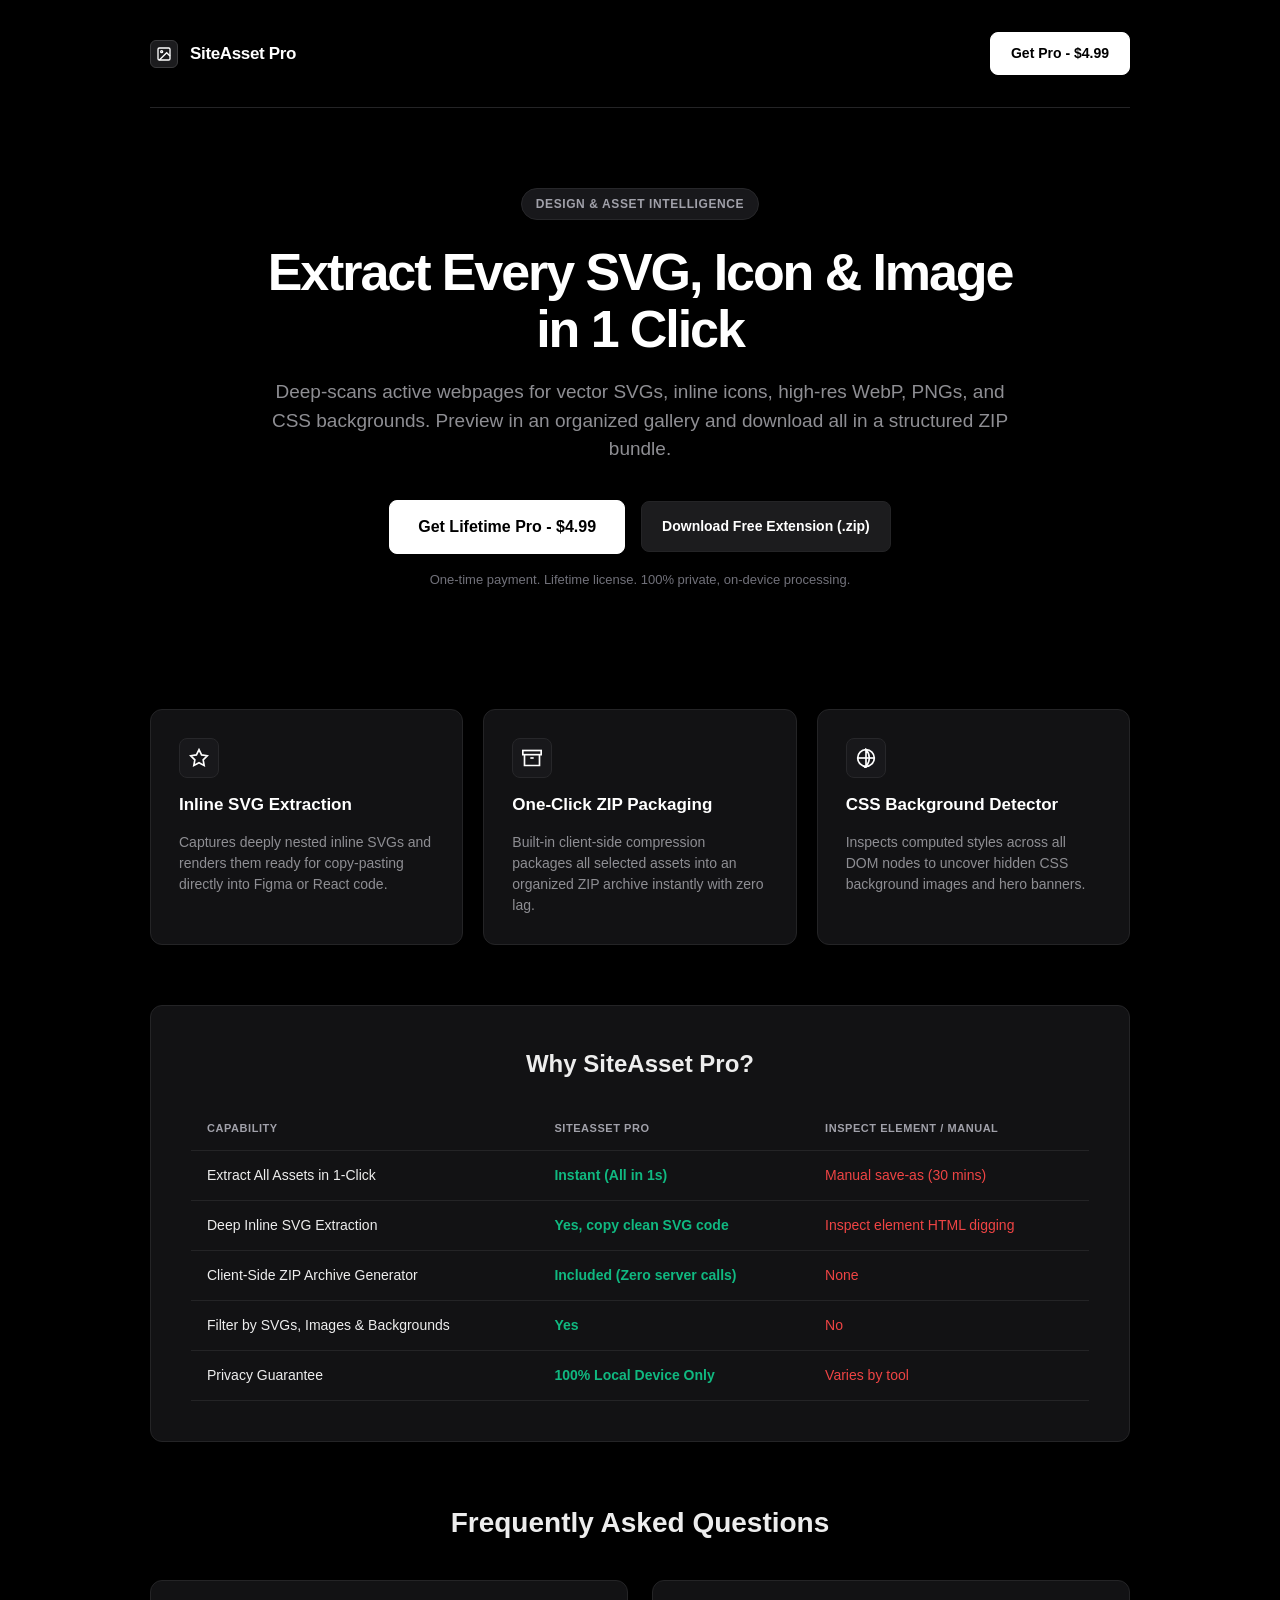
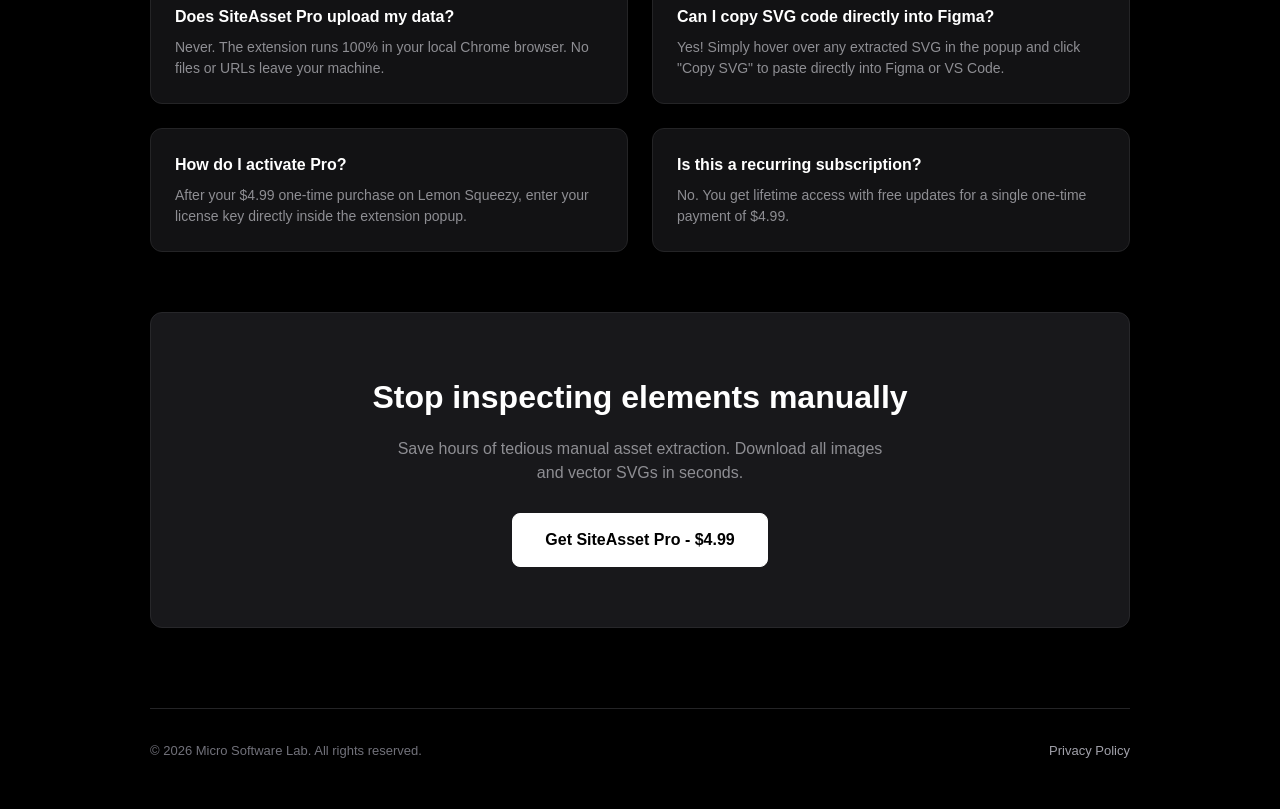
<file: index.html>
<!DOCTYPE html>
<html lang="en">
<head>
  <meta charset="UTF-8">
  <meta name="viewport" content="width=device-width, initial-scale=1.0">
  <title>SiteAsset Pro - Bulk Web Asset & SVG Extractor</title>
  <meta name="description" content="Extract, preview, and download all SVGs, WebP, PNGs, and CSS background assets from any webpage in 1 click. Zero server dependency, 100% on-device.">
  <link rel="icon" type="image/png" href="icons/icon48.png">
  <style>
    :root {
      --bg: #000000;
      --card-bg: #121214;
      --border: #242426;
      --text: #ededed;
      --text-muted: #8e8e93;
      --accent: #ffffff;
      --accent-text: #000000;
      --radius: 12px;
    }
    * { box-sizing: border-box; margin: 0; padding: 0; }
    body {
      background: var(--bg);
      color: var(--text);
      font-family: -apple-system, BlinkMacSystemFont, "SF Pro Text", "Segoe UI", Roboto, Helvetica, Arial, sans-serif;
      line-height: 1.5;
      -webkit-font-smoothing: antialiased;
      padding: 0 20px;
    }
    .container {
      max-width: 980px;
      margin: 0 auto;
    }
    nav {
      display: flex;
      justify-content: space-between;
      align-items: center;
      padding: 32px 0;
      border-bottom: 1px solid var(--border);
    }
    .logo {
      display: flex;
      align-items: center;
      gap: 12px;
      font-weight: 700;
      font-size: 17px;
      letter-spacing: -0.02em;
      color: #fff;
    }
    .logo-icon {
      width: 28px;
      height: 28px;
      background: #1c1c1e;
      border: 1px solid #3a3a3c;
      border-radius: 6px;
      display: flex;
      align-items: center;
      justify-content: center;
    }
    .nav-actions {
      display: flex;
      align-items: center;
      gap: 16px;
    }
    .btn {
      display: inline-flex;
      align-items: center;
      justify-content: center;
      gap: 8px;
      padding: 10px 20px;
      border-radius: 8px;
      font-size: 14px;
      font-weight: 600;
      text-decoration: none;
      transition: all 0.15s ease;
      cursor: pointer;
    }
    .btn-primary {
      background: var(--accent);
      color: var(--accent-text);
      border: 1px solid #ffffff;
    }
    .btn-primary:hover {
      background: #e5e5ea;
      transform: translateY(-1px);
    }
    .btn-secondary {
      background: #1c1c1e;
      color: #fff;
      border: 1px solid var(--border);
    }
    .btn-secondary:hover {
      background: #2c2c2e;
    }
    header.hero {
      text-align: center;
      padding: 80px 0 60px;
      max-width: 760px;
      margin: 0 auto;
    }
    .pill {
      display: inline-flex;
      align-items: center;
      gap: 6px;
      padding: 6px 14px;
      border-radius: 999px;
      background: #18181b;
      border: 1px solid #27272a;
      font-size: 12px;
      font-weight: 600;
      color: #a1a1aa;
      margin-bottom: 24px;
      text-transform: uppercase;
      letter-spacing: 0.05em;
    }
    h1 {
      font-size: 52px;
      font-weight: 800;
      letter-spacing: -0.04em;
      line-height: 1.1;
      margin-bottom: 20px;
      color: #fff;
    }
    p.hero-sub {
      font-size: 19px;
      color: var(--text-muted);
      line-height: 1.5;
      margin-bottom: 36px;
      font-weight: 400;
    }
    .hero-cta {
      display: flex;
      justify-content: center;
      align-items: center;
      gap: 16px;
      margin-bottom: 16px;
    }
    .hero-meta {
      font-size: 13px;
      color: #71717a;
    }
    .features-grid {
      display: grid;
      grid-template-columns: repeat(auto-fit, minmax(280px, 1fr));
      gap: 20px;
      margin: 60px 0;
    }
    .feature-card {
      background: var(--card-bg);
      border: 1px solid var(--border);
      border-radius: var(--radius);
      padding: 28px;
      display: flex;
      flex-direction: column;
      gap: 14px;
    }
    .icon-box {
      width: 40px;
      height: 40px;
      border-radius: 8px;
      background: #18181b;
      border: 1px solid #27272a;
      display: flex;
      align-items: center;
      justify-content: center;
      color: #fff;
    }
    .feature-card h3 {
      font-size: 17px;
      font-weight: 600;
      color: #fff;
    }
    .feature-card p {
      font-size: 14px;
      color: var(--text-muted);
      line-height: 1.5;
    }
    .comparison-section {
      background: var(--card-bg);
      border: 1px solid var(--border);
      border-radius: var(--radius);
      padding: 40px;
      margin: 60px 0;
    }
    .comparison-section h2 {
      font-size: 24px;
      font-weight: 700;
      margin-bottom: 24px;
      text-align: center;
    }
    table {
      width: 100%;
      border-collapse: collapse;
      text-align: left;
      font-size: 14px;
    }
    th, td {
      padding: 14px 16px;
      border-bottom: 1px solid var(--border);
    }
    th {
      color: #a1a1aa;
      font-weight: 600;
      text-transform: uppercase;
      font-size: 11px;
      letter-spacing: 0.05em;
    }
    .check { color: #10b981; font-weight: 600; }
    .cross { color: #ef4444; }
    .faq-section {
      margin: 60px 0;
    }
    .faq-section h2 {
      font-size: 28px;
      font-weight: 700;
      text-align: center;
      margin-bottom: 36px;
    }
    .faq-grid {
      display: grid;
      grid-template-columns: 1fr 1fr;
      gap: 24px;
    }
    .faq-item {
      background: var(--card-bg);
      border: 1px solid var(--border);
      border-radius: var(--radius);
      padding: 24px;
    }
    .faq-item h4 {
      font-size: 16px;
      font-weight: 600;
      margin-bottom: 8px;
      color: #fff;
    }
    .faq-item p {
      font-size: 14px;
      color: var(--text-muted);
      line-height: 1.5;
    }
    .cta-banner {
      background: #18181b;
      border: 1px solid #27272a;
      border-radius: var(--radius);
      padding: 60px 24px;
      text-align: center;
      margin: 60px 0 80px;
    }
    .cta-banner h2 {
      font-size: 32px;
      font-weight: 800;
      margin-bottom: 16px;
      color: #fff;
    }
    .cta-banner p {
      color: var(--text-muted);
      max-width: 500px;
      margin: 0 auto 28px;
      font-size: 16px;
    }
    footer {
      border-top: 1px solid var(--border);
      padding: 32px 0 48px;
      display: flex;
      justify-content: space-between;
      font-size: 13px;
      color: #71717a;
    }
    footer a { color: #a1a1aa; text-decoration: none; }
    footer a:hover { color: #fff; }
    @media (max-width: 768px) {
      h1 { font-size: 36px; }
      .faq-grid { grid-template-columns: 1fr; }
    }
  </style>
</head>
<body>
  <div class="container">
    <nav>
      <div class="logo">
        <div class="logo-icon">
          <svg width="16" height="16" viewBox="0 0 24 24" fill="none" stroke="#fff" stroke-width="2">
            <rect x="3" y="3" width="18" height="18" rx="2" ry="2"></rect>
            <circle cx="8.5" cy="8.5" r="1.5"></circle>
            <polyline points="21 15 16 10 5 21"></polyline>
          </svg>
        </div>
        <span>SiteAsset Pro</span>
      </div>
      <div class="nav-actions">
        <a href="https://micro-software-lab.lemonsqueezy.com/checkout/buy/212e750c-0132-4e4e-be72-a9ae37970bdd" class="btn btn-primary">Get Pro - $4.99</a>
      </div>
    </nav>

    <header class="hero">
      <div class="pill">Design & Asset Intelligence</div>
      <h1>Extract Every SVG, Icon & Image in 1 Click</h1>
      <p class="hero-sub">Deep-scans active webpages for vector SVGs, inline icons, high-res WebP, PNGs, and CSS backgrounds. Preview in an organized gallery and download all in a structured ZIP bundle.</p>
      <div class="hero-cta">
        <a href="https://micro-software-lab.lemonsqueezy.com/checkout/buy/212e750c-0132-4e4e-be72-a9ae37970bdd" class="btn btn-primary" style="padding: 14px 28px; font-size: 16px;">Get Lifetime Pro - $4.99</a>
        <a href="https://github.com/joshuajaimon7/siteasset-pro/releases/latest/download/08-siteasset-pro.zip" class="btn btn-secondary" style="padding: 14px 20px;">Download Free Extension (.zip)</a>
      </div>
      <div class="hero-meta">One-time payment. Lifetime license. 100% private, on-device processing.</div>
    </header>

    <div class="features-grid">
      <div class="feature-card">
        <div class="icon-box">
          <svg width="20" height="20" viewBox="0 0 24 24" fill="none" stroke="currentColor" stroke-width="2">
            <path d="M12 2l3.09 6.26L22 9.27l-5 4.87 1.18 6.88L12 17.77l-6.18 3.25L7 14.14 2 9.27l6.91-1.01L12 2z"></path>
          </svg>
        </div>
        <h3>Inline SVG Extraction</h3>
        <p>Captures deeply nested inline SVGs and renders them ready for copy-pasting directly into Figma or React code.</p>
      </div>

      <div class="feature-card">
        <div class="icon-box">
          <svg width="20" height="20" viewBox="0 0 24 24" fill="none" stroke="currentColor" stroke-width="2">
            <polyline points="21 8 21 21 3 21 3 8"></polyline>
            <rect x="1" y="3" width="22" height="5"></rect>
            <line x1="10" y1="12" x2="14" y2="12"></line>
          </svg>
        </div>
        <h3>One-Click ZIP Packaging</h3>
        <p>Built-in client-side compression packages all selected assets into an organized ZIP archive instantly with zero lag.</p>
      </div>

      <div class="feature-card">
        <div class="icon-box">
          <svg width="20" height="20" viewBox="0 0 24 24" fill="none" stroke="currentColor" stroke-width="2">
            <circle cx="12" cy="12" r="10"></circle>
            <line x1="2" y1="12" x2="22" y2="12"></line>
            <path d="M12 2a15.3 15.3 0 0 1 4 10 15.3 15.3 0 0 1-4 10 15.3 15.3 0 0 1-4 10 15.3 15.3 0 0 1 4-10z"></path>
          </svg>
        </div>
        <h3>CSS Background Detector</h3>
        <p>Inspects computed styles across all DOM nodes to uncover hidden CSS background images and hero banners.</p>
      </div>
    </div>

    <div class="comparison-section">
      <h2>Why SiteAsset Pro?</h2>
      <table>
        <thead>
          <tr>
            <th>Capability</th>
            <th>SiteAsset Pro</th>
            <th>Inspect Element / Manual</th>
          </tr>
        </thead>
        <tbody>
          <tr>
            <td>Extract All Assets in 1-Click</td>
            <td class="check">Instant (All in 1s)</td>
            <td class="cross">Manual save-as (30 mins)</td>
          </tr>
          <tr>
            <td>Deep Inline SVG Extraction</td>
            <td class="check">Yes, copy clean SVG code</td>
            <td class="cross">Inspect element HTML digging</td>
          </tr>
          <tr>
            <td>Client-Side ZIP Archive Generator</td>
            <td class="check">Included (Zero server calls)</td>
            <td class="cross">None</td>
          </tr>
          <tr>
            <td>Filter by SVGs, Images & Backgrounds</td>
            <td class="check">Yes</td>
            <td class="cross">No</td>
          </tr>
          <tr>
            <td>Privacy Guarantee</td>
            <td class="check">100% Local Device Only</td>
            <td class="cross">Varies by tool</td>
          </tr>
        </tbody>
      </table>
    </div>

    <div class="faq-section">
      <h2>Frequently Asked Questions</h2>
      <div class="faq-grid">
        <div class="faq-item">
          <h4>Does SiteAsset Pro upload my data?</h4>
          <p>Never. The extension runs 100% in your local Chrome browser. No files or URLs leave your machine.</p>
        </div>
        <div class="faq-item">
          <h4>Can I copy SVG code directly into Figma?</h4>
          <p>Yes! Simply hover over any extracted SVG in the popup and click "Copy SVG" to paste directly into Figma or VS Code.</p>
        </div>
        <div class="faq-item">
          <h4>How do I activate Pro?</h4>
          <p>After your $4.99 one-time purchase on Lemon Squeezy, enter your license key directly inside the extension popup.</p>
        </div>
        <div class="faq-item">
          <h4>Is this a recurring subscription?</h4>
          <p>No. You get lifetime access with free updates for a single one-time payment of $4.99.</p>
        </div>
      </div>
    </div>

    <div class="cta-banner">
      <h2>Stop inspecting elements manually</h2>
      <p>Save hours of tedious manual asset extraction. Download all images and vector SVGs in seconds.</p>
      <a href="https://micro-software-lab.lemonsqueezy.com/checkout/buy/212e750c-0132-4e4e-be72-a9ae37970bdd" class="btn btn-primary" style="padding: 14px 32px; font-size: 16px;">Get SiteAsset Pro - $4.99</a>
    </div>

    <footer>
      <div>&copy; 2026 Micro Software Lab. All rights reserved.</div>
      <div>
        <a href="privacy.html">Privacy Policy</a>
      </div>
    </footer>
  </div>
</body>
</html>
</file>
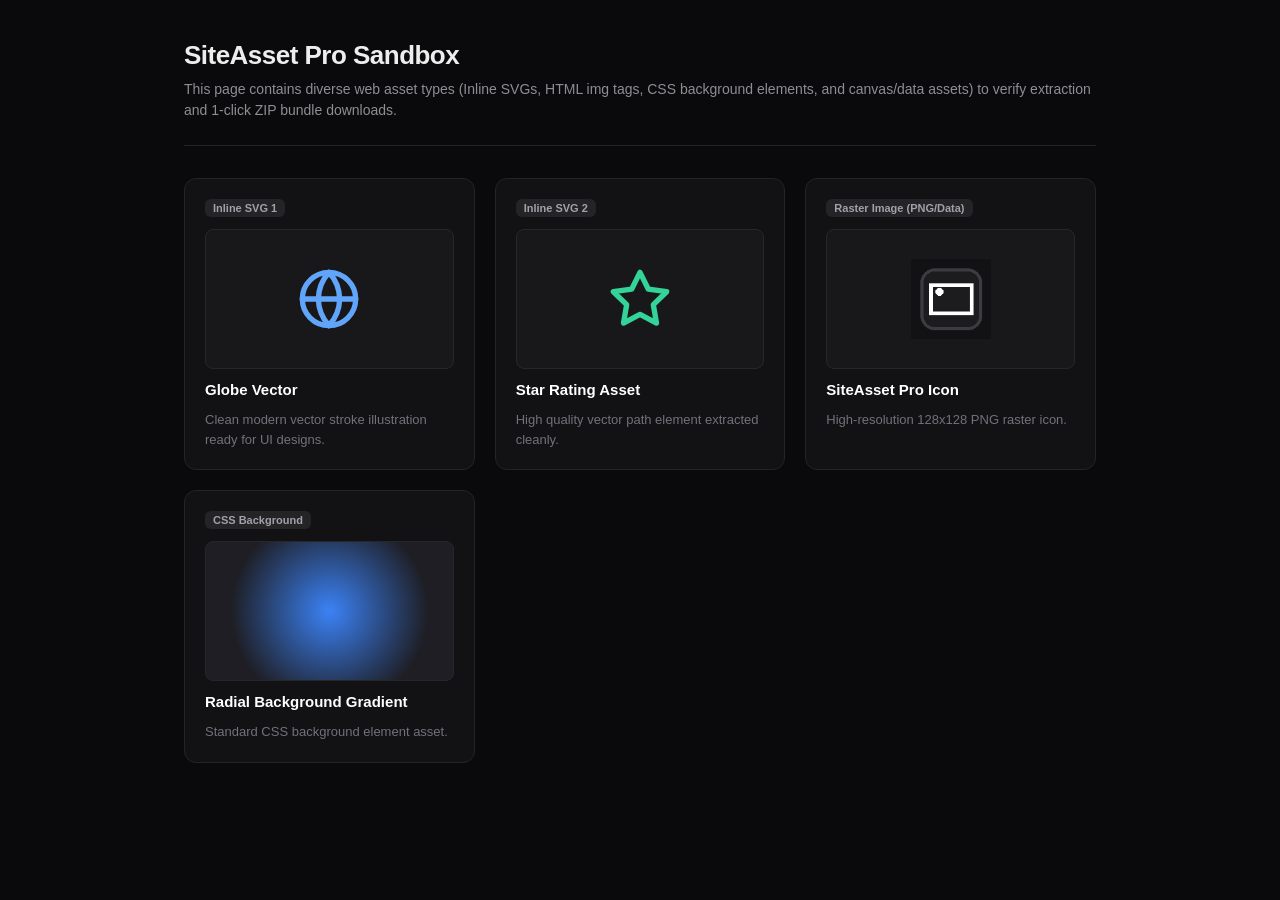
<file: demo-test.html>
<!DOCTYPE html>
<html lang="en">
<head>
  <meta charset="UTF-8">
  <meta name="viewport" content="width=device-width, initial-scale=1.0">
  <title>SiteAsset Pro - Test Sandbox</title>
  <style>
    * { box-sizing: border-box; margin: 0; padding: 0; }
    body {
      background: #0a0a0c;
      color: #ededed;
      font-family: -apple-system, BlinkMacSystemFont, "SF Pro Text", "Segoe UI", Roboto, sans-serif;
      padding: 40px 24px;
      max-width: 960px;
      margin: 0 auto;
    }
    header {
      margin-bottom: 32px;
      padding-bottom: 24px;
      border-bottom: 1px solid #242426;
    }
    h1 { font-size: 26px; font-weight: 700; letter-spacing: -0.02em; margin-bottom: 8px; }
    p { color: #8e8e93; font-size: 14px; line-height: 1.5; }
    .grid {
      display: grid;
      grid-template-columns: repeat(auto-fit, minmax(280px, 1fr));
      gap: 20px;
      margin-top: 24px;
    }
    .card {
      background: #121214;
      border: 1px solid #242426;
      border-radius: 12px;
      padding: 20px;
      display: flex;
      flex-direction: column;
      gap: 12px;
    }
    .card h3 { font-size: 15px; font-weight: 600; color: #fff; }
    .card p { font-size: 13px; color: #71717a; }
    .asset-preview {
      width: 100%;
      height: 140px;
      border-radius: 8px;
      background: #18181b;
      display: flex;
      align-items: center;
      justify-content: center;
      overflow: hidden;
      border: 1px solid #27272a;
    }
    .asset-preview img, .asset-preview svg {
      max-width: 80%;
      max-height: 80%;
    }
    .bg-demo {
      background-image: radial-gradient(circle at 50% 50%, #3b82f6 0%, #1e1e24 70%);
      background-size: cover;
    }
    .badge {
      display: inline-block;
      font-size: 11px;
      font-weight: 600;
      padding: 3px 8px;
      border-radius: 6px;
      background: #242426;
      color: #a1a1aa;
      align-self: flex-start;
    }
  </style>
</head>
<body>
  <header>
    <h1>SiteAsset Pro Sandbox</h1>
    <p>This page contains diverse web asset types (Inline SVGs, HTML img tags, CSS background elements, and canvas/data assets) to verify extraction and 1-click ZIP bundle downloads.</p>
  </header>

  <div class="grid">
    <div class="card">
      <span class="badge">Inline SVG 1</span>
      <div class="asset-preview">
        <svg width="64" height="64" viewBox="0 0 24 24" fill="none" stroke="#60a5fa" stroke-width="2" stroke-linecap="round" stroke-linejoin="round">
          <circle cx="12" cy="12" r="10"></circle>
          <path d="M12 2a15.3 15.3 0 0 1 4 10 15.3 15.3 0 0 1-4 10 15.3 15.3 0 0 1-4-10 15.3 15.3 0 0 1 4-10z"></path>
          <path d="M2 12h20"></path>
        </svg>
      </div>
      <h3>Globe Vector</h3>
      <p>Clean modern vector stroke illustration ready for UI designs.</p>
    </div>

    <div class="card">
      <span class="badge">Inline SVG 2</span>
      <div class="asset-preview">
        <svg width="64" height="64" viewBox="0 0 24 24" fill="none" stroke="#34d399" stroke-width="2" stroke-linecap="round" stroke-linejoin="round">
          <polygon points="12 2 15.09 8.26 22 9.27 17 14.14 18.18 21.02 12 17.77 5.82 21.02 7 14.14 2 9.27 8.91 8.26 12 2"></polygon>
        </svg>
      </div>
      <h3>Star Rating Asset</h3>
      <p>High quality vector path element extracted cleanly.</p>
    </div>

    <div class="card">
      <span class="badge">Raster Image (PNG/Data)</span>
      <div class="asset-preview">
        <img src="icons/icon128.png" alt="Extension Logo" width="80" height="80">
      </div>
      <h3>SiteAsset Pro Icon</h3>
      <p>High-resolution 128x128 PNG raster icon.</p>
    </div>

    <div class="card">
      <span class="badge">CSS Background</span>
      <div class="asset-preview bg-demo"></div>
      <h3>Radial Background Gradient</h3>
      <p>Standard CSS background element asset.</p>
    </div>
  </div>
</body>
</html>
</file>
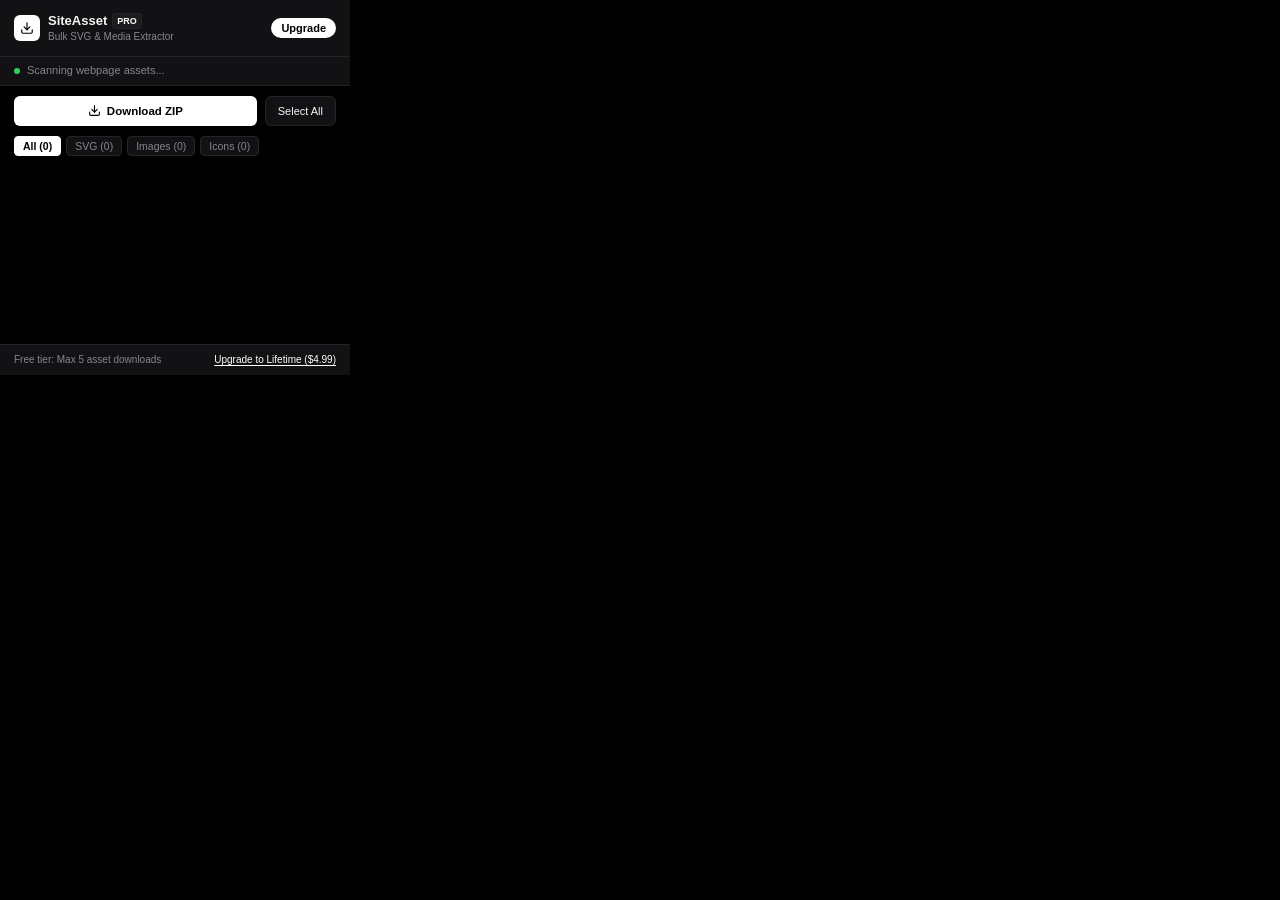
<file: popup.html>
<!DOCTYPE html>
<html lang="en">
<head>
  <meta charset="UTF-8">
  <meta name="viewport" content="width=device-width, initial-scale=1.0">
  <title>SiteAsset Pro</title>
  <link rel="stylesheet" href="popup.css">
</head>
<body>
  <div class="app-container">
    <!-- Header -->
    <header class="app-header">
      <div class="brand">
        <div class="logo-mark">
          <svg width="14" height="14" viewBox="0 0 24 24" fill="none" stroke="currentColor" stroke-width="2" stroke-linecap="round" stroke-linejoin="round">
            <path d="M21 15v4a2 2 0 0 1-2 2H5a2 2 0 0 1-2-2v-4"/>
            <polyline points="7 10 12 15 17 10"/>
            <line x1="12" y1="15" x2="12" y2="3"/>
          </svg>
        </div>
        <div>
          <div class="brand-title">
            <span>SiteAsset</span>
            <span class="badge-pro" id="proHeaderBadge">PRO</span>
          </div>
          <div class="brand-sub">Bulk SVG & Media Extractor</div>
        </div>
      </div>
      <button class="upgrade-btn" id="upgradeBtn">Upgrade</button>
    </header>

    <!-- Status Bar -->
    <div class="status-bar" id="statusBar">
      <div class="status-indicator active" id="statusIndicator"></div>
      <span id="statusText">Scanning webpage assets...</span>
    </div>

    <!-- Main Toolbar -->
    <div class="action-strip">
      <button class="primary-download-btn" id="downloadZipBtn">
        <svg width="13" height="13" viewBox="0 0 24 24" fill="none" stroke="currentColor" stroke-width="2" stroke-linecap="round" stroke-linejoin="round">
          <path d="M21 15v4a2 2 0 0 1-2 2H5a2 2 0 0 1-2-2v-4"/>
          <polyline points="7 10 12 15 17 10"/>
          <line x1="12" y1="15" x2="12" y2="3"/>
        </svg>
        <span id="downloadZipBtnText">Download ZIP</span>
      </button>

      <button class="select-all-btn" id="selectAllBtn">Select All</button>
    </div>

    <!-- Filter Pills -->
    <div class="filter-strip">
      <button class="filter-pill active" data-type="all">All (<span id="countAll">0</span>)</button>
      <button class="filter-pill" data-type="svg">SVG (<span id="countSvg">0</span>)</button>
      <button class="filter-pill" data-type="image">Images (<span id="countImage">0</span>)</button>
      <button class="filter-pill" data-type="favicon">Icons (<span id="countFavicon">0</span>)</button>
    </div>

    <!-- Gallery Container -->
    <main class="main-gallery">
      <!-- Empty State -->
      <div class="empty-state" id="emptyState" style="display: none;">
        <div class="empty-icon-box">
          <svg width="22" height="22" viewBox="0 0 24 24" fill="none" stroke="currentColor" stroke-width="1.75" stroke-linecap="round" stroke-linejoin="round">
            <rect width="18" height="18" x="3" y="3" rx="2" ry="2"/>
            <circle cx="9" cy="9" r="2"/>
            <path d="m21 15-3.086-3.086a2 2 0 0 0-2.828 0L6 21"/>
          </svg>
        </div>
        <h3>No Assets Found</h3>
        <p>Refresh the current page or launch the interactive test grounds to inspect web media.</p>
        <button class="primary-btn" id="openDemoBtn">Open Test Grounds</button>
      </div>

      <!-- Assets Grid -->
      <div class="assets-grid" id="assetsGrid">
        <!-- Rendered via JS -->
      </div>
    </main>

    <!-- Footer -->
    <footer class="app-footer">
      <div class="pro-banner" id="footerBanner">
        <span>Free tier: Max 5 asset downloads</span>
        <a href="#" id="proUpgradeLink" class="pro-link">Upgrade to Lifetime ($4.99)</a>
      </div>
    </footer>

    <!-- Upgrade Modal (Strictly Absolute) -->
    <div class="modal-backdrop" id="upgradeModal" style="display: none;">
      <div class="modal-box">
        <button class="modal-close" id="modalCloseBtn">&times;</button>
        <h2>SiteAsset Pro</h2>
        <p class="modal-desc">Extract infinite website graphics, download clean organized ZIP archives, and copy raw vector SVG code in one click.</p>
        <ul class="modal-perks">
          <li>Unlimited Full-Site Asset Downloads</li>
          <li>1-Click Organized ZIP Bundles (Folder Categories)</li>
          <li>Full Inline SVG Vector Extraction</li>
          <li>CSS Background Image & High-Res Grabber</li>
          <li>Raw SVG Markup Copy to Clipboard</li>
          <li>100% on-device & private</li>
        </ul>
        <div class="price-tag">
          <span class="price-val">$4.99</span>
          <span class="price-period">one-time lifetime license</span>
        </div>
        <button class="checkout-btn" id="startCheckoutBtn">Buy Lifetime License ($4.99)</button>

        <div class="license-box">
          <div class="license-title">Already purchased? Activate key:</div>
          <div class="license-input-row">
            <input type="text" id="licenseKeyInput" class="license-input" placeholder="Paste license key...">
            <button class="license-activate-btn" id="activateKeyBtn">Activate</button>
          </div>
          <div class="license-status" id="licenseStatus"></div>
        </div>
      </div>
    </div>
  </div>

  <script src="zip-builder.js"></script>
  <script src="popup.js"></script>
</body>
</html>
</file>
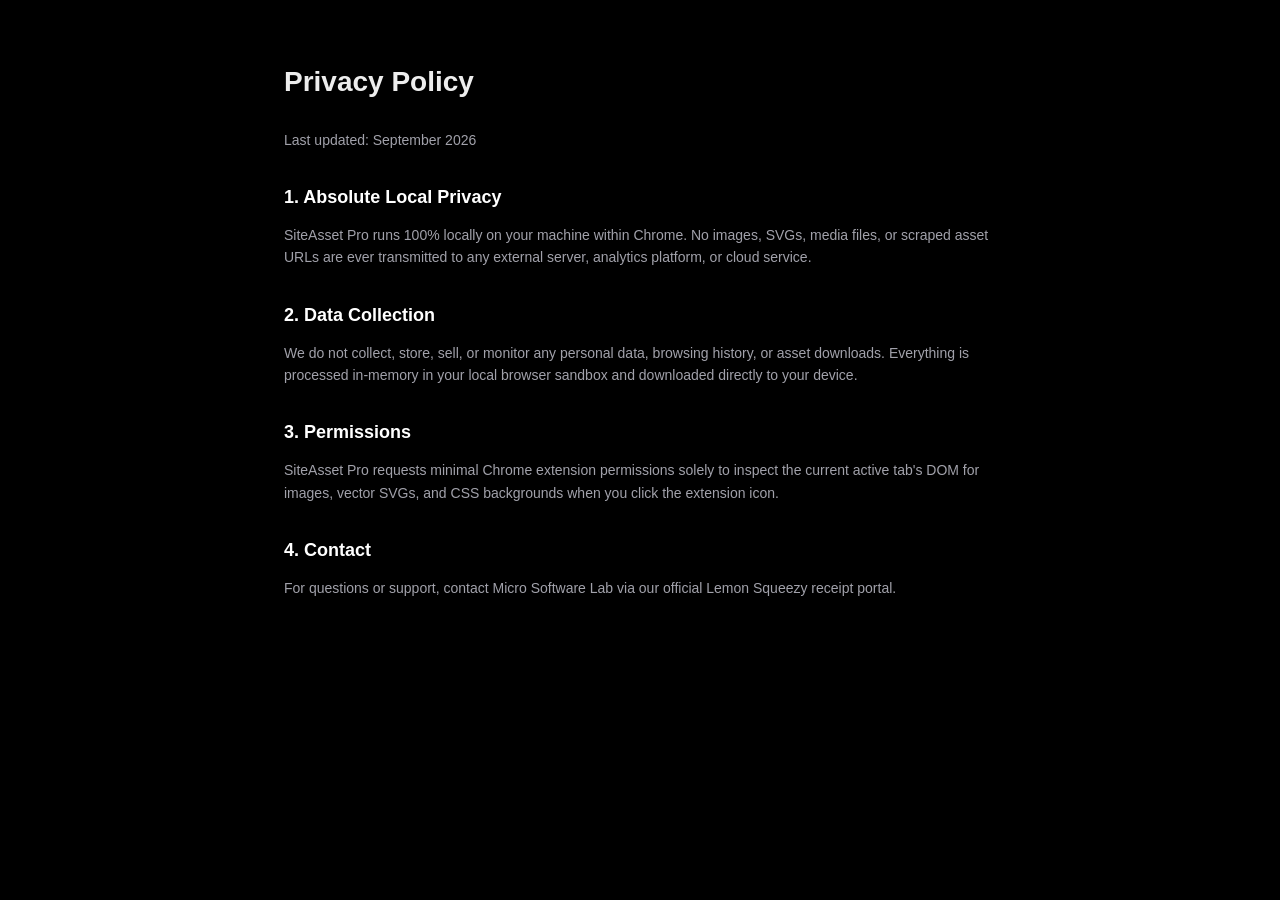
<file: privacy.html>
<!DOCTYPE html>
<html lang="en">
<head>
  <meta charset="UTF-8">
  <meta name="viewport" content="width=device-width, initial-scale=1.0">
  <title>Privacy Policy - SiteAsset Pro</title>
  <style>
    * { box-sizing: border-box; margin: 0; padding: 0; }
    body {
      background: #000000;
      color: #ededed;
      font-family: -apple-system, BlinkMacSystemFont, "SF Pro Text", "Segoe UI", Roboto, sans-serif;
      padding: 60px 24px;
      max-width: 760px;
      margin: 0 auto;
      line-height: 1.6;
    }
    h1 { font-size: 28px; font-weight: 700; margin-bottom: 24px; }
    h2 { font-size: 18px; font-weight: 600; margin-top: 32px; margin-bottom: 12px; color: #fff; }
    p { color: #a1a1aa; font-size: 14px; margin-bottom: 16px; }
    a { color: #fff; text-decoration: underline; }
  </style>
</head>
<body>
  <h1>Privacy Policy</h1>
  <p>Last updated: September 2026</p>

  <h2>1. Absolute Local Privacy</h2>
  <p>SiteAsset Pro runs 100% locally on your machine within Chrome. No images, SVGs, media files, or scraped asset URLs are ever transmitted to any external server, analytics platform, or cloud service.</p>

  <h2>2. Data Collection</h2>
  <p>We do not collect, store, sell, or monitor any personal data, browsing history, or asset downloads. Everything is processed in-memory in your local browser sandbox and downloaded directly to your device.</p>

  <h2>3. Permissions</h2>
  <p>SiteAsset Pro requests minimal Chrome extension permissions solely to inspect the current active tab's DOM for images, vector SVGs, and CSS backgrounds when you click the extension icon.</p>

  <h2>4. Contact</h2>
  <p>For questions or support, contact Micro Software Lab via our official Lemon Squeezy receipt portal.</p>
</body>
</html>
</file>
<file: popup.css>
/* SiteAsset Pro - Apple Minimalist Dark Mode Styles */

:root {
  --bg-primary: #000000;
  --bg-secondary: #121214;
  --bg-tertiary: #1c1c1e;
  --bg-hover: #262629;
  --border-color: #242426;
  --text-primary: #f5f5f7;
  --text-secondary: #86868b;
  --accent-white: #ffffff;
  --font-stack: -apple-system, BlinkMacSystemFont, "SF Pro Text", "Segoe UI", Roboto, sans-serif;
  --font-mono: ui-monospace, "SF Mono", Monaco, Menlo, monospace;
}

* {
  box-sizing: border-box;
  margin: 0;
  padding: 0;
}

html, body {
  width: 350px;
  min-width: 350px;
  max-width: 350px;
  background-color: var(--bg-primary);
  color: var(--text-primary);
  font-family: var(--font-stack);
  font-size: 12.5px;
  line-height: 1.4;
  overflow-x: hidden;
  -webkit-font-smoothing: antialiased;
}

.app-container {
  width: 350px;
  max-width: 350px;
  position: relative;
  display: flex;
  flex-direction: column;
}

/* Header */
.app-header {
  display: flex;
  justify-content: space-between;
  align-items: center;
  padding: 12px 14px;
  background-color: var(--bg-secondary);
  border-bottom: 1px solid var(--border-color);
}

.brand {
  display: flex;
  align-items: center;
  gap: 8px;
}

.logo-mark {
  width: 26px;
  height: 26px;
  background: #ffffff;
  color: #000000;
  border-radius: 6px;
  display: flex;
  align-items: center;
  justify-content: center;
  flex-shrink: 0;
}

.brand-title {
  display: flex;
  align-items: center;
  gap: 5px;
  font-size: 13px;
  font-weight: 600;
}

.brand-sub {
  font-size: 10px;
  color: var(--text-secondary);
}

.badge-pro {
  background: var(--bg-tertiary);
  color: #ffffff;
  border: 1px solid var(--border-color);
  font-size: 9px;
  font-weight: 700;
  padding: 1px 4px;
  border-radius: 3px;
}

.badge-pro.unlocked {
  background: #ffffff;
  color: #000000;
  border-color: #ffffff;
}

.upgrade-btn {
  background: #ffffff;
  color: #000000;
  border: none;
  font-size: 11px;
  font-weight: 600;
  padding: 4px 10px;
  border-radius: 12px;
  cursor: pointer;
  transition: opacity 0.15s ease;
}

.upgrade-btn:hover { opacity: 0.88; }
.upgrade-btn.is-pro {
  background: var(--bg-tertiary);
  color: var(--text-secondary);
  border: 1px solid var(--border-color);
  cursor: default;
}

/* Status Bar */
.status-bar {
  display: flex;
  align-items: center;
  gap: 7px;
  padding: 6px 14px;
  background: var(--bg-secondary);
  border-bottom: 1px solid var(--border-color);
  font-size: 11px;
  color: var(--text-secondary);
}

.status-indicator {
  width: 6px;
  height: 6px;
  border-radius: 50%;
  background: #86868b;
  flex-shrink: 0;
}

.status-indicator.active { background: #30d158; }

/* Action Strip */
.action-strip {
  display: flex;
  gap: 8px;
  padding: 10px 14px 6px;
}

.primary-download-btn {
  flex: 1;
  background: #ffffff;
  color: #000000;
  border: none;
  font-size: 11.5px;
  font-weight: 600;
  padding: 8px 12px;
  border-radius: 6px;
  cursor: pointer;
  display: flex;
  align-items: center;
  justify-content: center;
  gap: 6px;
  transition: opacity 0.15s ease;
}

.primary-download-btn:hover { opacity: 0.88; }

.select-all-btn {
  background: var(--bg-secondary);
  color: var(--text-primary);
  border: 1px solid var(--border-color);
  font-size: 11px;
  font-weight: 500;
  padding: 8px 12px;
  border-radius: 6px;
  cursor: pointer;
  transition: background 0.12s ease;
}

.select-all-btn:hover { background: var(--bg-hover); }

/* Filter Strip */
.filter-strip {
  display: flex;
  gap: 5px;
  padding: 4px 14px 8px;
  overflow-x: auto;
}

.filter-pill {
  background: var(--bg-secondary);
  color: var(--text-secondary);
  border: 1px solid var(--border-color);
  font-size: 10.5px;
  font-weight: 500;
  padding: 3px 8px;
  border-radius: 4px;
  cursor: pointer;
  white-space: nowrap;
  transition: all 0.12s ease;
}

.filter-pill:hover {
  background: var(--bg-hover);
  color: var(--text-primary);
}

.filter-pill.active {
  background: #ffffff;
  color: #000000;
  border-color: #ffffff;
  font-weight: 600;
}

/* Gallery Container */
.main-gallery {
  padding: 4px 14px 10px;
  max-height: 310px;
  min-height: 180px;
  overflow-y: auto;
}

/* Empty State */
.empty-state {
  display: flex;
  flex-direction: column;
  align-items: center;
  text-align: center;
  padding: 30px 10px;
  gap: 8px;
}

.empty-icon-box {
  width: 40px;
  height: 40px;
  border-radius: 50%;
  background: var(--bg-secondary);
  border: 1px solid var(--border-color);
  display: flex;
  align-items: center;
  justify-content: center;
  color: var(--text-secondary);
}

.empty-state h3 {
  font-size: 13.5px;
  font-weight: 600;
}

.empty-state p {
  font-size: 11px;
  color: var(--text-secondary);
  line-height: 1.4;
  margin-bottom: 4px;
}

.primary-btn {
  background: #ffffff;
  color: #000000;
  border: none;
  font-size: 11.5px;
  font-weight: 600;
  padding: 7px 14px;
  border-radius: 5px;
  cursor: pointer;
}

/* Assets Grid */
.assets-grid {
  display: grid;
  grid-template-columns: 1fr 1fr;
  gap: 8px;
}

.asset-card {
  background: var(--bg-secondary);
  border: 1px solid var(--border-color);
  border-radius: 6px;
  overflow: hidden;
  display: flex;
  flex-direction: column;
  position: relative;
  transition: border-color 0.15s ease;
}

.asset-card.selected {
  border-color: #ffffff;
}

.asset-thumb-wrap {
  width: 100%;
  height: 84px;
  background: #08080a;
  display: flex;
  align-items: center;
  justify-content: center;
  position: relative;
  overflow: hidden;
  padding: 6px;
}

.asset-thumb-wrap img {
  max-width: 100%;
  max-height: 100%;
  object-fit: contain;
}

.asset-checkbox {
  position: absolute;
  top: 6px;
  left: 6px;
  width: 15px;
  height: 15px;
  accent-color: #ffffff;
  cursor: pointer;
  z-index: 2;
}

.asset-meta {
  padding: 6px 8px;
  display: flex;
  flex-direction: column;
  gap: 2px;
  border-top: 1px solid var(--border-color);
  background: var(--bg-secondary);
}

.asset-name {
  font-size: 10px;
  font-weight: 500;
  color: var(--text-primary);
  white-space: nowrap;
  overflow: hidden;
  text-overflow: ellipsis;
}

.asset-sub-row {
  display: flex;
  justify-content: space-between;
  align-items: center;
  font-size: 9px;
  color: var(--text-secondary);
  font-family: var(--font-mono);
}

.asset-action-links {
  display: flex;
  gap: 6px;
  margin-top: 4px;
}

.asset-action-btn {
  background: var(--bg-tertiary);
  color: var(--text-primary);
  border: 1px solid var(--border-color);
  font-size: 9.5px;
  font-weight: 500;
  padding: 2px 6px;
  border-radius: 3px;
  cursor: pointer;
  flex: 1;
  text-align: center;
}

.asset-action-btn:hover { background: var(--bg-hover); }

/* Footer */
.app-footer {
  padding: 8px 14px;
  background: var(--bg-secondary);
  border-top: 1px solid var(--border-color);
}

.pro-banner {
  display: flex;
  justify-content: space-between;
  align-items: center;
  font-size: 10px;
  color: var(--text-secondary);
}

.pro-link {
  color: #ffffff;
  text-decoration: underline;
  text-underline-offset: 2px;
  cursor: pointer;
  font-weight: 500;
}

/* Upgrade Modal - STRICTLY ABSOLUTE */
.modal-backdrop {
  position: absolute;
  top: 0;
  left: 0;
  width: 100%;
  height: 100%;
  background: rgba(0, 0, 0, 0.92);
  backdrop-filter: blur(8px);
  -webkit-backdrop-filter: blur(8px);
  z-index: 1000;
  display: flex;
  align-items: center;
  justify-content: center;
  padding: 12px;
}

.modal-box {
  background: var(--bg-secondary);
  border: 1px solid var(--border-color);
  border-radius: 8px;
  padding: 16px;
  width: 100%;
  position: relative;
  box-shadow: 0 12px 28px rgba(0, 0, 0, 0.9);
}

.modal-close {
  position: absolute;
  top: 8px;
  right: 8px;
  background: transparent;
  border: none;
  color: var(--text-secondary);
  font-size: 18px;
  cursor: pointer;
  width: 20px;
  height: 20px;
  display: flex;
  align-items: center;
  justify-content: center;
}

.modal-box h2 {
  font-size: 15px;
  font-weight: 700;
  margin-bottom: 4px;
}

.modal-desc {
  font-size: 11px;
  color: var(--text-secondary);
  line-height: 1.35;
  margin-bottom: 12px;
}

.modal-perks {
  list-style: none;
  display: flex;
  flex-direction: column;
  gap: 5px;
  margin-bottom: 12px;
}

.modal-perks li {
  font-size: 11px;
  color: var(--text-primary);
  display: flex;
  align-items: center;
  gap: 6px;
}

.modal-perks li::before {
  content: "";
  display: inline-block;
  width: 3px;
  height: 3px;
  border-radius: 50%;
  background: #ffffff;
  flex-shrink: 0;
}

.price-tag {
  display: flex;
  align-items: baseline;
  gap: 5px;
  margin-bottom: 10px;
}

.price-val {
  font-size: 20px;
  font-weight: 700;
  color: #ffffff;
}

.price-period {
  font-size: 10px;
  color: var(--text-secondary);
}

.checkout-btn {
  width: 100%;
  background: #ffffff;
  color: #000000;
  border: none;
  font-size: 12px;
  font-weight: 600;
  padding: 8px;
  border-radius: 5px;
  cursor: pointer;
  margin-bottom: 12px;
}

.checkout-btn:hover { opacity: 0.88; }

.license-box {
  border-top: 1px solid var(--border-color);
  padding-top: 10px;
}

.license-title {
  font-size: 10px;
  color: var(--text-secondary);
  margin-bottom: 5px;
}

.license-input-row {
  display: flex;
  gap: 5px;
}

.license-input {
  flex: 1;
  background: var(--bg-primary);
  border: 1px solid var(--border-color);
  border-radius: 4px;
  padding: 5px 7px;
  color: var(--text-primary);
  font-size: 11px;
  outline: none;
}

.license-activate-btn {
  background: var(--bg-tertiary);
  color: var(--text-primary);
  border: 1px solid var(--border-color);
  font-size: 11px;
  font-weight: 500;
  padding: 5px 10px;
  border-radius: 4px;
  cursor: pointer;
}

.license-status {
  font-size: 10px;
  margin-top: 4px;
  min-height: 14px;
}

.license-status.success { color: #30d158; }
.license-status.error { color: #ff453a; }
</file>
